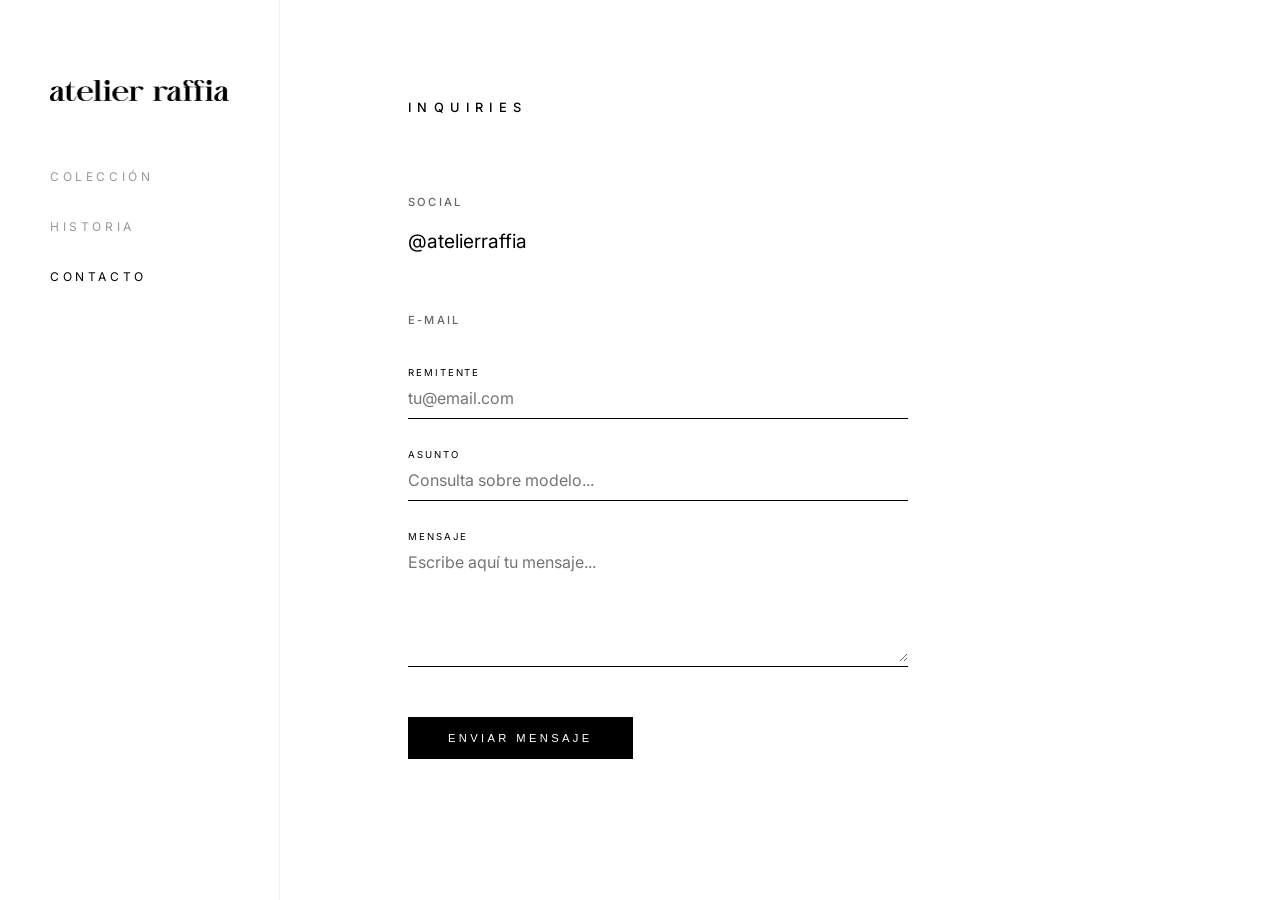
<file: contacto.html>
<!DOCTYPE html>
<html lang="es">
<head>
    <meta charset="UTF-8">
    <meta name="viewport" content="width=device-width, initial-scale=1.0">
    <title>Atelier Raffia | Contacto</title>
    <link rel="stylesheet" href="style.css">
</head>
<body>
    <nav class="sidebar">
        <div class="logo-container">
            <a href="index.html"><img src="logo-atelier.jpg" alt="Atelier Raffia" class="logo"></a>
        </div>
        <ul class="nav-links">
            <li><a href="index.html">Colección</a></li>
            <li><a href="historia.html">Historia</a></li>
            <li><a href="contacto.html" class="active">Contacto</a></li>
        </ul>
    </nav>

    <main class="content">
        <h2 class="section-title">Inquiries</h2>
        
        <div class="social-box">
            <h3 class="subtitle">Social</h3>
            <a href="https://www.instagram.com/atelierraffia" target="_blank" class="instagram-link">@atelierraffia</a>
        </div>

        <div class="form-box">
            <h3 class="subtitle">E-mail</h3>
            <form action="https://formspree.io/f/xzdywder" method="POST" class="contact-form">
                <div class="input-group">
                    <label>Remitente</label>
                    <input type="email" name="email" placeholder="tu@email.com" required>
                </div>
                <div class="input-group">
                    <label>Asunto</label>
                    <input type="text" name="_subject" placeholder="Consulta sobre modelo..." required>
                </div>
                <div class="input-group">
                    <label>Mensaje</label>
                    <textarea name="message" rows="5" placeholder="Escribe aquí tu mensaje..." required></textarea>
                </div>
                <button type="submit">Enviar Mensaje</button>
            </form>
        </div>
    </main>
</body>
</html>
</file>
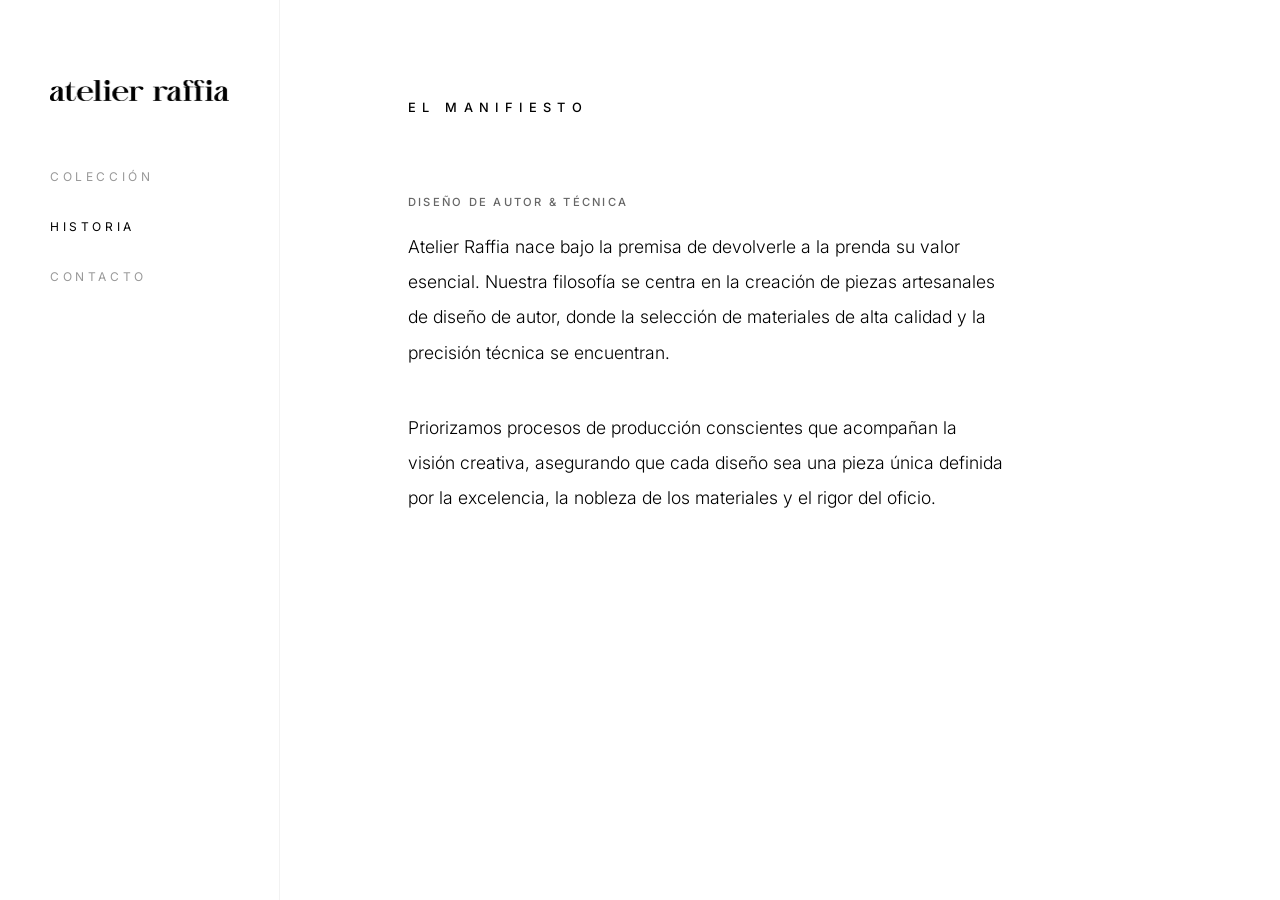
<file: historia.html>
<!DOCTYPE html>
<html lang="es">
<head>
    <meta charset="UTF-8">
    <meta name="viewport" content="width=device-width, initial-scale=1.0">
    <title>Atelier Raffia | Historia</title>
    <link rel="stylesheet" href="style.css">
</head>
<body>
    <nav class="sidebar">
        <div class="logo-container">
            <a href="index.html"><img src="logo-atelier.jpg" alt="Atelier Raffia" class="logo"></a>
        </div>
        <ul class="nav-links">
            <li><a href="index.html">Colección</a></li>
            <li><a href="historia.html" class="active">Historia</a></li>
            <li><a href="contacto.html">Contacto</a></li>
        </ul>
    </nav>

    <main class="content">
        <div class="editorial-container">
            <h2 class="section-title">El Manifiesto</h2>
            <h3 class="subtitle">Diseño de autor & Técnica</h3>
            <div class="texto-historia">
                <p>Atelier Raffia nace bajo la premisa de devolverle a la prenda su valor esencial. Nuestra filosofía se centra en la creación de piezas artesanales de diseño de autor, donde la selección de materiales de alta calidad y la precisión técnica se encuentran.</p>
                <p>Priorizamos procesos de producción conscientes que acompañan la visión creativa, asegurando que cada diseño sea una pieza única definida por la excelencia, la nobleza de los materiales y el rigor del oficio.</p>
            </div>
        </div>
    </main>
</body>
</html>
</file>
<file: style.css>
/* Usamos Inter como base de Helvetica Web */
@import url('https://fonts.googleapis.com/css2?family=Inter:wght@300;400;500&display=swap');

* { margin: 0; padding: 0; box-sizing: border-box; }

body {
    background-color: #ffffff;
    color: #000000;
    font-family: 'Inter', Helvetica, Arial, sans-serif;
    display: flex;
}

/* SIDEBAR */
.sidebar {
    width: 280px;
    height: 100vh;
    position: fixed;
    padding: 80px 50px;
    border-right: 1px solid #f2f2f2;
}

.logo { width: 100%; margin-bottom: 60px; }

.nav-links { list-style: none; }
.nav-links li { margin-bottom: 30px; }
.nav-links a {
    text-decoration: none;
    color: #999;
    font-size: 0.75rem;
    letter-spacing: 0.3em; /* Mucho interletrado */
    text-transform: uppercase;
    transition: 0.3s;
}

.nav-links a:hover, .nav-links a.active { color: #000; }

/* CONTENIDO Y MÁRGENES */
.content {
    margin-left: 280px;
    padding: 100px 10%;
    width: 100%;
}

.section-title {
    font-size: 0.8rem;
    font-weight: 500;
    letter-spacing: 0.5em; /* Interletrado extremo para lujo */
    text-transform: uppercase;
    margin-bottom: 80px;
}

.subtitle {
    font-size: 0.7rem;
    font-weight: 500;
    text-transform: uppercase;
    letter-spacing: 0.2em;
    color: #666;
    margin-bottom: 20px;
}

/* HISTORIA */
.texto-historia p {
    font-size: 1.1rem;
    line-height: 2;
    font-weight: 300;
    margin-bottom: 40px;
    max-width: 600px;
}

/* FORMULARIO Y CONTACTO */
.instagram-link {
    display: block;
    font-size: 1.2rem;
    color: #000;
    text-decoration: none;
    margin-bottom: 60px;
}

.contact-form {
    max-width: 500px;
    margin-top: 40px;
}

.input-group {
    margin-bottom: 30px;
    border-bottom: 1px solid #000;
}

.input-group label {
    display: block;
    font-size: 0.6rem;
    text-transform: uppercase;
    letter-spacing: 0.2em;
    margin-bottom: 10px;
}

.input-group input, .input-group textarea {
    width: 100%;
    border: none;
    outline: none;
    font-family: 'Inter', sans-serif;
    font-size: 1rem;
    padding-bottom: 10px;
    background: transparent;
}

button {
    background: #000;
    color: #fff;
    border: none;
    padding: 15px 40px;
    font-size: 0.7rem;
    text-transform: uppercase;
    letter-spacing: 0.3em;
    cursor: pointer;
    transition: 0.3s;
    margin-top: 20px;
}

button:hover {
    background: #444;
}

/* GRID CATÁLOGO */
.grid-catalogo {
    display: grid;
    grid-template-columns: repeat(auto-fill, minmax(380px, 1fr));
    gap: 80px 40px;
}

.image-wrapper img {
    width: 100%;
    transition: opacity 0.5s;
}

.image-wrapper img:hover { opacity: 0.7; }

/* RESPONSIVE */
@media (max-width: 1024px) {
    body { flex-direction: column; }
    .sidebar { width: 100%; height: auto; position: relative; border-right: none; border-bottom: 1px solid #f2f2f2; text-align: center; }
    .content { margin-left: 0; padding: 60px 5%; }
}
</file>
